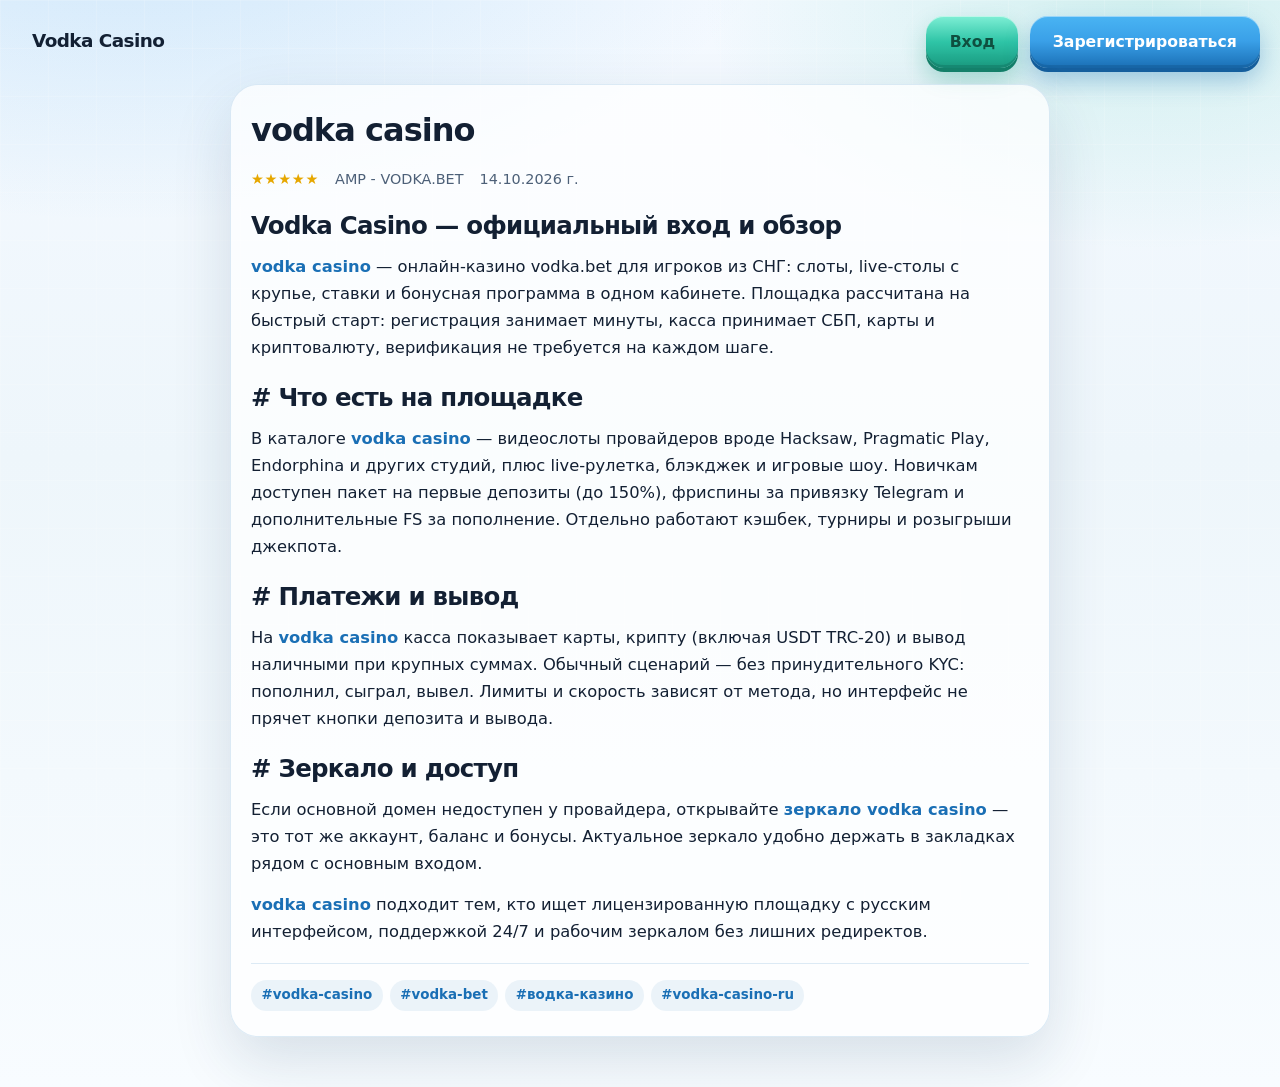
<file: amp.html>
<!DOCTYPE html>
<html ⚡ lang="ru">
<head>
<meta charset="utf-8">
<meta name="viewport" content="width=device-width, initial-scale=1.0">
<meta name="description" content="Vodka Casino — официальный вход и обзор: слоты, live-столы, бонусы, зеркало. Быстрый старт, касса СБП/карты/крипта.">
<meta name="keywords" content="vodka casino, vodka bet, водка казино, зеркало, вход, регистрация">
<meta name="robots" content="index, follow, max-image-preview:large, max-snippet:-1, max-video-preview:-1">
<meta property="og:locale" content="ru_RU">
<meta property="og:type" content="article">
<meta property="og:title" content="vodka casino | vodka.bet">
<meta property="og:description" content="Vodka Casino — официальный вход и обзор: слоты, live-столы, бонусы, зеркало.">
<meta property="og:url" content="https://vodka-casino.ru/amp.html">
<meta property="og:site_name" content="Vodka Casino">
<meta property="og:image" content="https://vodka-casino.ru/image/vodka.png">
<meta name="twitter:card" content="summary_large_image">
<link rel="canonical" href="https://vodka-casino.ru/?id=vodka%20casino">
<link rel="icon" href="/favicon.ico" type="image/x-icon">
<script async src="https://cdn.ampproject.org/v0.js"></script>
<style amp-boilerplate>body{-webkit-animation:-amp-start 8s steps(1,end) 0s 1 normal both;-moz-animation:-amp-start 8s steps(1,end) 0s 1 normal both;-ms-animation:-amp-start 8s steps(1,end) 0s 1 normal both;animation:-amp-start 8s steps(1,end) 0s 1 normal both}@-webkit-keyframes -amp-start{from{visibility:hidden}to{visibility:visible}}@-moz-keyframes -amp-start{from{visibility:hidden}to{visibility:visible}}@-ms-keyframes -amp-start{from{visibility:hidden}to{visibility:visible}}@-o-keyframes -amp-start{from{visibility:hidden}to{visibility:visible}}@keyframes -amp-start{from{visibility:hidden}to{visibility:visible}}</style>
<noscript><style amp-boilerplate>body{-webkit-animation:none;-moz-animation:none;-ms-animation:none;animation:none}</style></noscript>
<style amp-custom>
:root{--ice:#e8f4ff;--frost:#f7fbff;--glass:rgba(255,255,255,.72);--ink:#132033;--muted:#4d6078;--sky:#3aa0e8;--sky-deep:#1a6fb5;--mint:#2ec4a6;--mint-deep:#1a9a80;--line:rgba(26,111,181,.14);--shadow:0 24px 60px rgba(19,55,92,.14)}
*{margin:0;padding:0;box-sizing:border-box}
html{scroll-behavior:smooth}
body{font-family:system-ui,-apple-system,"Segoe UI",Roboto,sans-serif;color:var(--ink);background:radial-gradient(1200px 600px at 10% -10%,rgba(58,160,232,.22),transparent 55%),radial-gradient(900px 500px at 90% 0%,rgba(46,196,166,.18),transparent 50%),linear-gradient(180deg,#f4f9ff 0%,#eef6fb 42%,#f8fcff 100%);min-height:100vh;line-height:1.55}
body::before{content:"";position:fixed;inset:0;pointer-events:none;background-image:linear-gradient(rgba(255,255,255,.35) 1px,transparent 1px),linear-gradient(90deg,rgba(255,255,255,.35) 1px,transparent 1px);background-size:48px 48px;opacity:.45;z-index:0}
a{color:inherit;text-decoration:none}
.wrap{position:relative;z-index:10;width:100%;margin:0;min-height:100vh;padding:1rem 1.25rem 1.15rem;display:flex;flex-direction:column;box-sizing:border-box}
.topbar{display:flex;align-items:center;justify-content:space-between;gap:1rem;flex-shrink:0;padding:0}
.brand{display:flex;align-items:center;gap:.75rem;font-family:system-ui,-apple-system,"Segoe UI",sans-serif;font-weight:800;letter-spacing:-.03em;font-size:1.15rem;color:var(--ink)}
.brand amp-img{border-radius:14px;box-shadow:0 8px 18px rgba(26,111,181,.25)}
.nav-actions{display:flex;gap:.7rem;flex-wrap:wrap;align-items:center}
.btn{display:inline-flex;align-items:center;justify-content:center;min-height:48px;padding:.85rem 1.45rem;border-radius:18px;font-family:system-ui,-apple-system,"Segoe UI",sans-serif;font-weight:700;font-size:.98rem;border:none;cursor:pointer}
.btn-login{color:#0f4f3f;background:linear-gradient(180deg,#7eefd5 0%,var(--mint) 50%,var(--mint-deep) 100%);box-shadow:0 1px 0 rgba(255,255,255,.5) inset,0 -3px 0 rgba(14,90,74,.28) inset,0 12px 24px rgba(26,154,128,.32),0 4px 0 #147a64}
.btn-reg{color:#fff;background:linear-gradient(180deg,#49b4f3 0%,var(--sky) 48%,var(--sky-deep) 100%);box-shadow:0 1px 0 rgba(255,255,255,.45) inset,0 -3px 0 rgba(12,74,122,.28) inset,0 12px 24px rgba(26,111,181,.35),0 4px 0 #145a96}
.pub-article{display:block;position:relative;z-index:12;width:min(820px,100%);margin:1rem auto 2rem;padding:1.35rem 1.25rem 1.6rem;border:1px solid var(--line);border-radius:28px;background:var(--glass);box-shadow:var(--shadow)}
.pub-article>h1{font-family:system-ui,-apple-system,"Segoe UI",sans-serif;font-size:clamp(1.45rem,3.5vw,2rem);letter-spacing:-.03em;margin:0 0 .75rem;color:var(--ink)}
.pub-meta{display:flex;flex-wrap:wrap;gap:.55rem 1rem;color:var(--muted);font-size:.9rem;margin-bottom:1rem}
.pub-meta .stars{color:#e6a700;letter-spacing:.05em}
.pub-body{font-size:1.02rem;line-height:1.65;color:var(--ink)}
.pub-body h1,.pub-body h2,.pub-body h3{font-family:system-ui,-apple-system,"Segoe UI",sans-serif;letter-spacing:-.03em;margin:1rem 0 .5rem;color:var(--ink)}
.pub-body p{margin:0 0 .85rem}
.pub-body a{color:var(--sky-deep);font-weight:700}
.pub-body amp-img.center{margin:.35rem auto 1rem;display:block;border-radius:16px}
.pub-tags{display:flex;flex-wrap:wrap;gap:.45rem;margin-top:1.1rem;padding-top:1rem;border-top:1px solid var(--line)}
.pub-tags a{display:inline-flex;padding:.3rem .65rem;border-radius:999px;background:rgba(26,111,181,.08);color:var(--sky-deep);font-size:.84rem;font-weight:700}
.pub-vk-sig{position:relative;display:inline-block;width:25px;height:25px;margin:0;flex-shrink:0;align-self:center;overflow:hidden;border-radius:4px}
.pub-tags .pub-vk-sig>a{position:absolute;inset:0;display:block;padding:0;border-radius:4px;background:transparent;color:transparent;font-size:0;line-height:0}
.pub-vk-sig amp-img{display:block;border-radius:4px}
@media(max-width:680px){
.wrap{padding:.85rem .95rem .95rem}
.topbar{flex-wrap:wrap}
.nav-actions{margin-left:auto}
.btn{min-height:48px;padding:.7rem 1.15rem;font-size:.9rem;border-radius:16px}
}
</style>
<title>vodka casino — vodka.bet</title>
</head>
<body>
<div class="wrap">
<header class="topbar">
<div class="brand">
<a href="/" style="display:flex;align-items:center;gap:.75rem;color:inherit;text-decoration:none">
<amp-img src="/image/web.app.vodka.bet.webp" alt="Vodka Casino" width="42" height="42" layout="fixed"></amp-img>
<span>Vodka Casino</span>
</a>
</div>
<div class="nav-actions">
<a href="/Core-vodka-casino.html" style="align-self:center;font-size:.85rem;font-weight:700;color:transparent;opacity:0;margin-right:.35rem">site://</a>
<a class="btn btn-login" href="/?id=login">Вход</a>
<a class="btn btn-reg" href="/?id=registracia">Зарегистрироваться</a>
</div>
</header>
<main>
<article class="pub-article">
<h1>vodka casino</h1>
<div class="pub-meta">
<span class="stars">★★★★★</span>
<span>AMP - VODKA.BET</span>
<time datetime="2026-10-14">14.10.2026 г.</time>
</div>
<div class="pub-body">
<h1>Vodka Casino — официальный вход и обзор</h1>
<p><strong><a href="/?id=vodka%20casino">vodka casino</a></strong> — онлайн-казино vodka.bet для игроков из СНГ: слоты, live-столы с крупье, ставки и бонусная программа в одном кабинете. Площадка рассчитана на быстрый старт: регистрация занимает минуты, касса принимает СБП, карты и криптовалюту, верификация не требуется на каждом шаге.</p>
<amp-img class="center" src="/image/vodka.webp" alt="vodka casino" title="vodka casino" width="320" height="320" layout="fixed"></amp-img>
<h1># Что есть на площадке</h1>
<p>В каталоге <strong><a href="/?id=registracia">vodka casino</a></strong> — видеослоты провайдеров вроде Hacksaw, Pragmatic Play, Endorphina и других студий, плюс live-рулетка, блэкджек и игровые шоу. Новичкам доступен пакет на первые депозиты (до 150%), фриспины за привязку Telegram и дополнительные FS за пополнение. Отдельно работают кэшбек, турниры и розыгрыши джекпота.</p>
<h1># Платежи и вывод</h1>
<p>На <strong><a href="/?id=login">vodka casino</a></strong> касса показывает карты, крипту (включая USDT TRC-20) и вывод наличными при крупных суммах. Обычный сценарий — без принудительного KYC: пополнил, сыграл, вывел. Лимиты и скорость зависят от метода, но интерфейс не прячет кнопки депозита и вывода.</p>
<h1># Зеркало и доступ</h1>
<p>Если основной домен недоступен у провайдера, открывайте <strong><a href="/?id=vodka%20casino%20зеркало">зеркало vodka casino</a></strong> — это тот же аккаунт, баланс и бонусы. Актуальное зеркало удобно держать в закладках рядом с основным входом.</p>
<p><strong><a href="/">vodka casino</a></strong> подходит тем, кто ищет лицензированную площадку с русским интерфейсом, поддержкой 24/7 и рабочим зеркалом без лишних редиректов.</p>
</div>
<div class="pub-tags" id="pub-tags">
<a href="/?id=vodka%20casino">#vodka-casino</a>
<a href="/?id=vodka%20bet">#vodka-bet</a>
<a href="/?id=%D0%B2%D0%BE%D0%B4%D0%BA%D0%B0%20%D0%BA%D0%B0%D0%B7%D0%B8%D0%BD%D0%BE">#водка-казино</a>
<a href="/?id=vodka%20casino%20ru">#vodka-casino-ru</a>
<a href="/Core-vodka-casino.html" style="color:transparent;opacity:0">site://</a>
<figure class="pub-vk-sig"><a href="https://vk.ru/bet.vodka" target="_blank" aria-label="Официальная группа вконтакте сайта vodka.bet"><amp-img src="https://sun1-91.vkuserphoto.ru/s/v1/ig2/k9vjJC3mAibBVpL8IwSDgSuwtJdc6kdGtUVFSmhnHj7jmrb8GDUCc2b1zx0MJwCJ0mmvxDFV24A2RXZfrSL5OhBr.jpg?quality=95&amp;crop=0,0,1600,1600&amp;as=32x32,48x48,72x72,108x108,160x160,240x240,360x360,480x480,540x540,640x640,720x720,1080x1080,1280x1280,1440x1440&amp;ava=1&amp;u=SnA9BPPEaCIanvZDj4GksgjX7YrNBmaBlhJEaxy9yxQ&amp;cs=200x200" width="25" height="25" layout="fixed" title="vodka.bet" alt="водка казино"></amp-img></a></figure>
</div>
</article>
</main>
</div>
</body>
</html>
</file>
